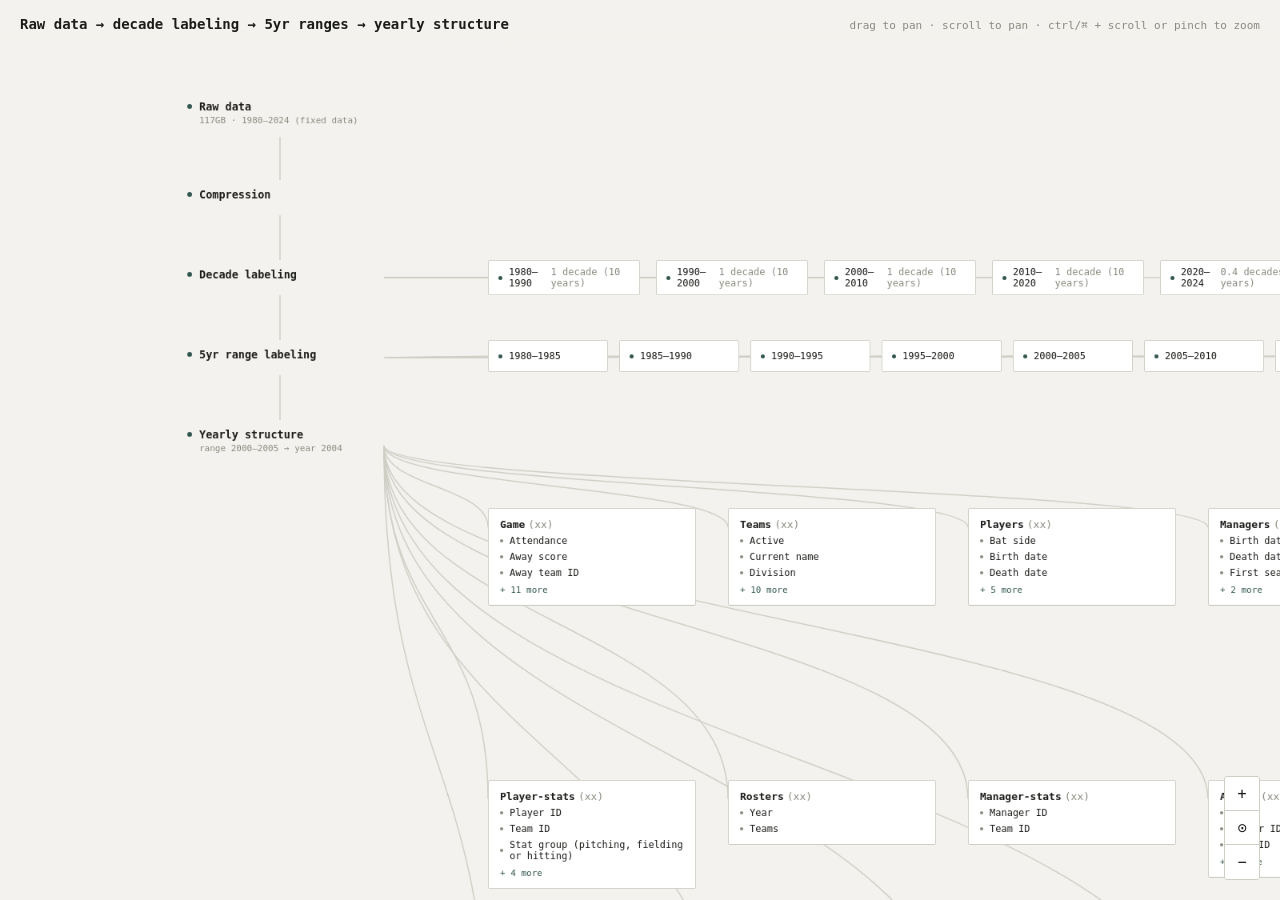
<file: index.html>
<!DOCTYPE html>
<html lang="en">
<head>
<meta charset="UTF-8">
<meta name="viewport" content="width=device-width, initial-scale=1">
<title>Data Pipeline — Graph</title>
<link rel="stylesheet" href="style.css">
</head>
<body>

  <div class="topbar">
    <div class="title">Raw data → decade labeling → 5yr ranges → yearly structure</div>
    <div class="hint">drag to pan · scroll to pan · ctrl/⌘ + scroll or pinch to zoom</div>
  </div>

  <div class="zoom-controls">
    <button id="zoomIn" aria-label="Zoom in">+</button>
    <button id="zoomReset" aria-label="Reset view">⊙</button>
    <button id="zoomOut" aria-label="Zoom out">−</button>
  </div>

  <div id="viewport" class="viewport">
    <div id="world" class="world">
      <svg id="edges" class="edges"></svg>
      <div id="nodes" class="nodes"></div>
    </div>
  </div>

<script src="script.js"></script>
</body>
</html>
</file>
<file: style.css>
:root{
  --bg:#f3f2ee;
  --ink:#1c1c1a;
  --mute:#8a8a80;
  --line:#cfcfc6;
  --card:#ffffff;
  --accent:#33564f;
}

*{box-sizing:border-box}

html,body{
  margin:0; padding:0; width:100%; height:100%;
  overflow:hidden; background:var(--bg); color:var(--ink);
  font-family:ui-monospace,"SF Mono","Cascadia Code",Consolas,monospace;
  font-size:13px;
}

.topbar{
  position:fixed; top:0; left:0; right:0; z-index:20;
  display:flex; justify-content:space-between; align-items:baseline;
  padding:16px 20px; pointer-events:none;
  background:linear-gradient(var(--bg) 55%, transparent);
}
.title{font-weight:600; font-size:14px}
.hint{color:var(--mute); font-size:11px}

.zoom-controls{
  position:fixed; bottom:20px; right:20px; z-index:20;
  display:flex; flex-direction:column; border:1px solid var(--line);
  background:var(--card); border-radius:3px; overflow:hidden;
}
.zoom-controls button{
  width:34px; height:34px; border:none; background:var(--card); color:var(--ink);
  font-family:inherit; font-size:15px; cursor:pointer; border-bottom:1px solid var(--line);
}
.zoom-controls button:last-child{border-bottom:none}
.zoom-controls button:hover{background:var(--bg)}

.viewport{
  position:absolute; inset:0; overflow:hidden; cursor:grab;
}
.viewport.grabbing{cursor:grabbing}

.world{
  position:absolute; top:0; left:0;
  width:2000px; height:2200px;
  transform-origin:0 0;
  will-change:transform;
}

.edges{
  position:absolute; top:0; left:0; width:100%; height:100%;
  overflow:visible; pointer-events:none;
}
.edges path{
  fill:none; stroke:var(--line); stroke-width:1.5;
}

.nodes{ position:absolute; top:0; left:0; width:100%; height:100%; }

.node{
  position:absolute;
  padding:10px 14px;
}
.node .dot{
  display:inline-block; width:6px; height:6px; border-radius:50%;
  background:var(--accent); margin-right:9px; flex-shrink:0;
}
.node .heading{display:flex; align-items:center; font-weight:600; font-size:13.5px; white-space:nowrap}
.node .detail{color:var(--mute); font-size:11px; margin-top:3px; margin-left:15px}

.chip{
  position:absolute;
  border:1px solid var(--line); background:var(--card); border-radius:2px;
  display:flex; align-items:center; padding:0 12px; font-size:12px;
}
.chip .dot{width:5px; height:5px; border-radius:50%; background:var(--accent); margin-right:8px; flex-shrink:0}
.chip .n{color:var(--mute); margin-left:6px}

.card{
  position:absolute;
  border:1px solid var(--line); background:var(--card); border-radius:2px;
  padding:12px 14px; z-index:1;
}
.card.top{ z-index:5; box-shadow:0 6px 24px rgba(0,0,0,.08); }
.card summary{cursor:pointer; list-style:none; display:block}
.card summary::-webkit-details-marker{display:none}
.cname{font-weight:600; font-size:13px}
.cname .n{color:var(--mute); font-weight:400; margin-left:4px}
.field{display:flex; align-items:center; margin-top:6px; font-size:12px}
.field.sub{margin-left:15px; color:var(--mute)}
.field .fdot{width:4px; height:4px; border-radius:50%; background:var(--mute); margin-right:8px; flex-shrink:0}
.more-toggle{margin-top:8px; font-size:11px; color:var(--accent)}
.more-toggle:hover{text-decoration:underline}
.card[open] .more-toggle::before{content:"− hide"}
.card:not([open]) .more-toggle::before{content:"+ " attr(data-count) " more"}
</file>
